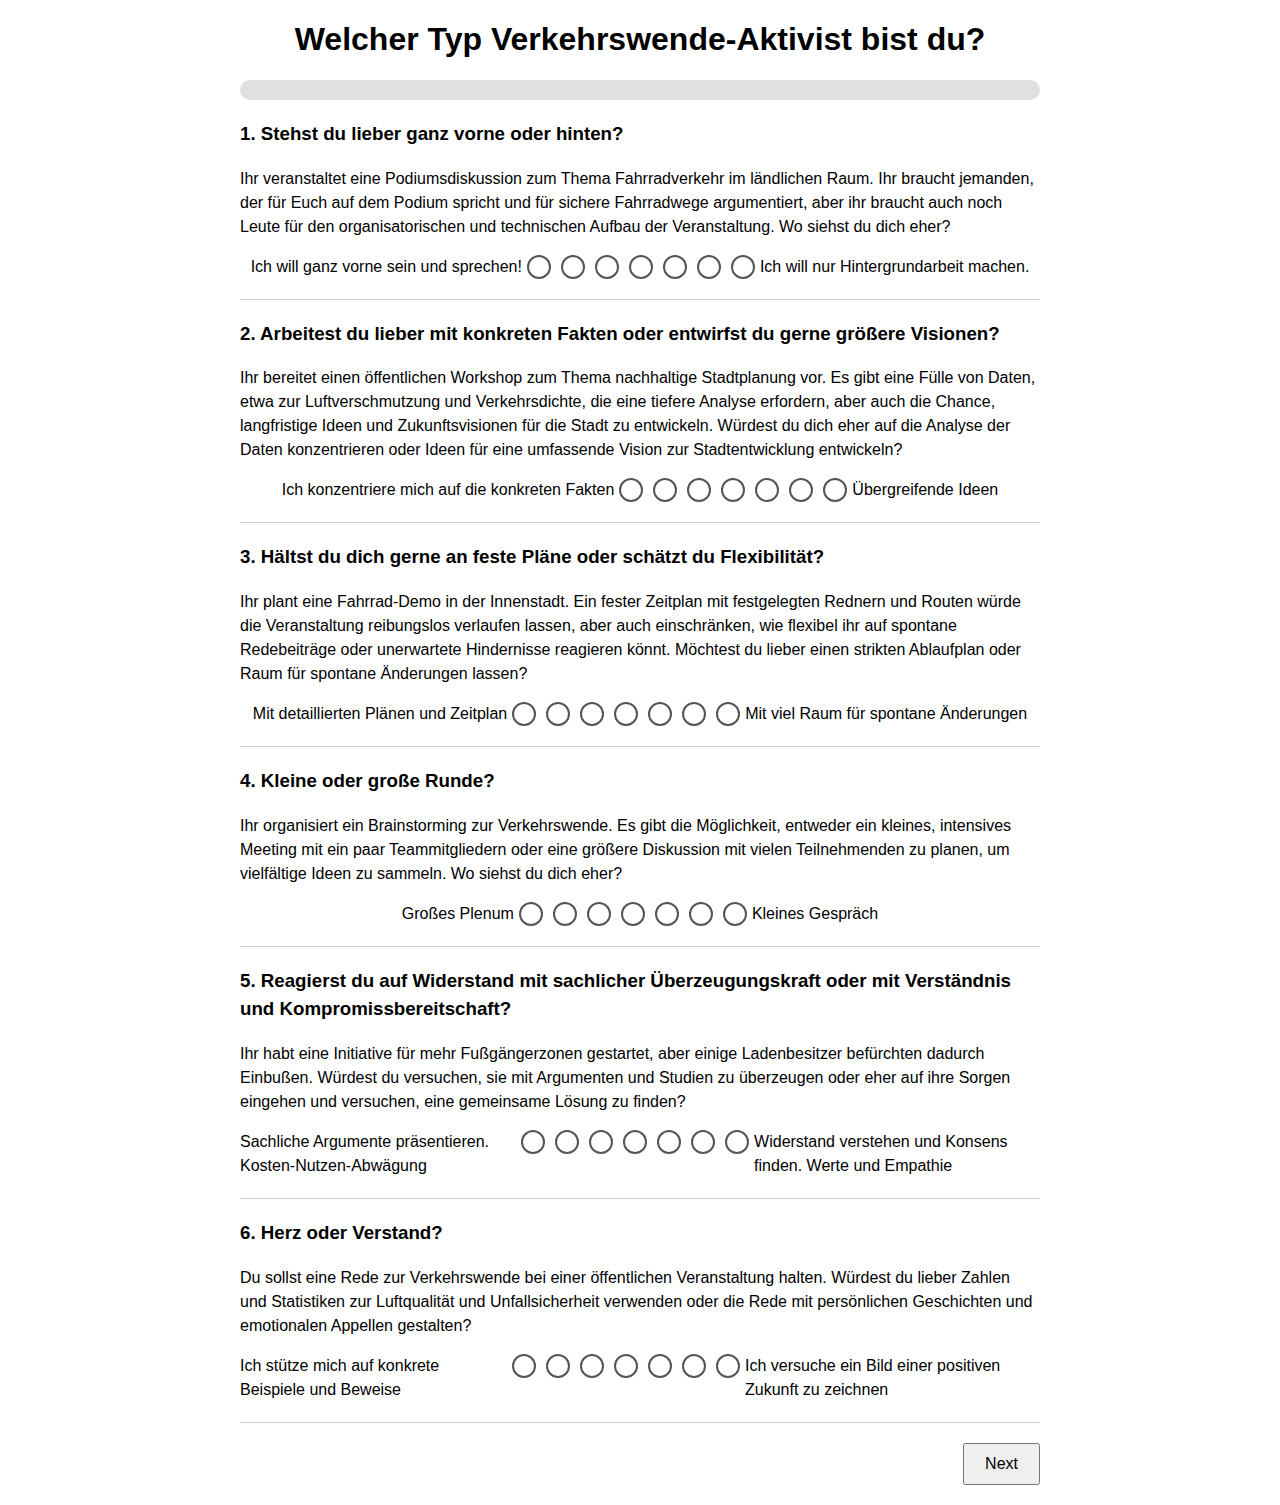
<file: index.html>
<!DOCTYPE html>
<html lang="en">
<head>
    <meta charset="UTF-8">
    <title>Verkehrswende-Aktiquiz</title>
    <link rel="stylesheet" href="styles.css">
</head>
<body>
    <h1>Welcher Typ Verkehrswende-Aktivist bist du?</h1>
    <div id="quiz-container"></div>
    <script src="script.js"></script>
</body>
</html>
</file>
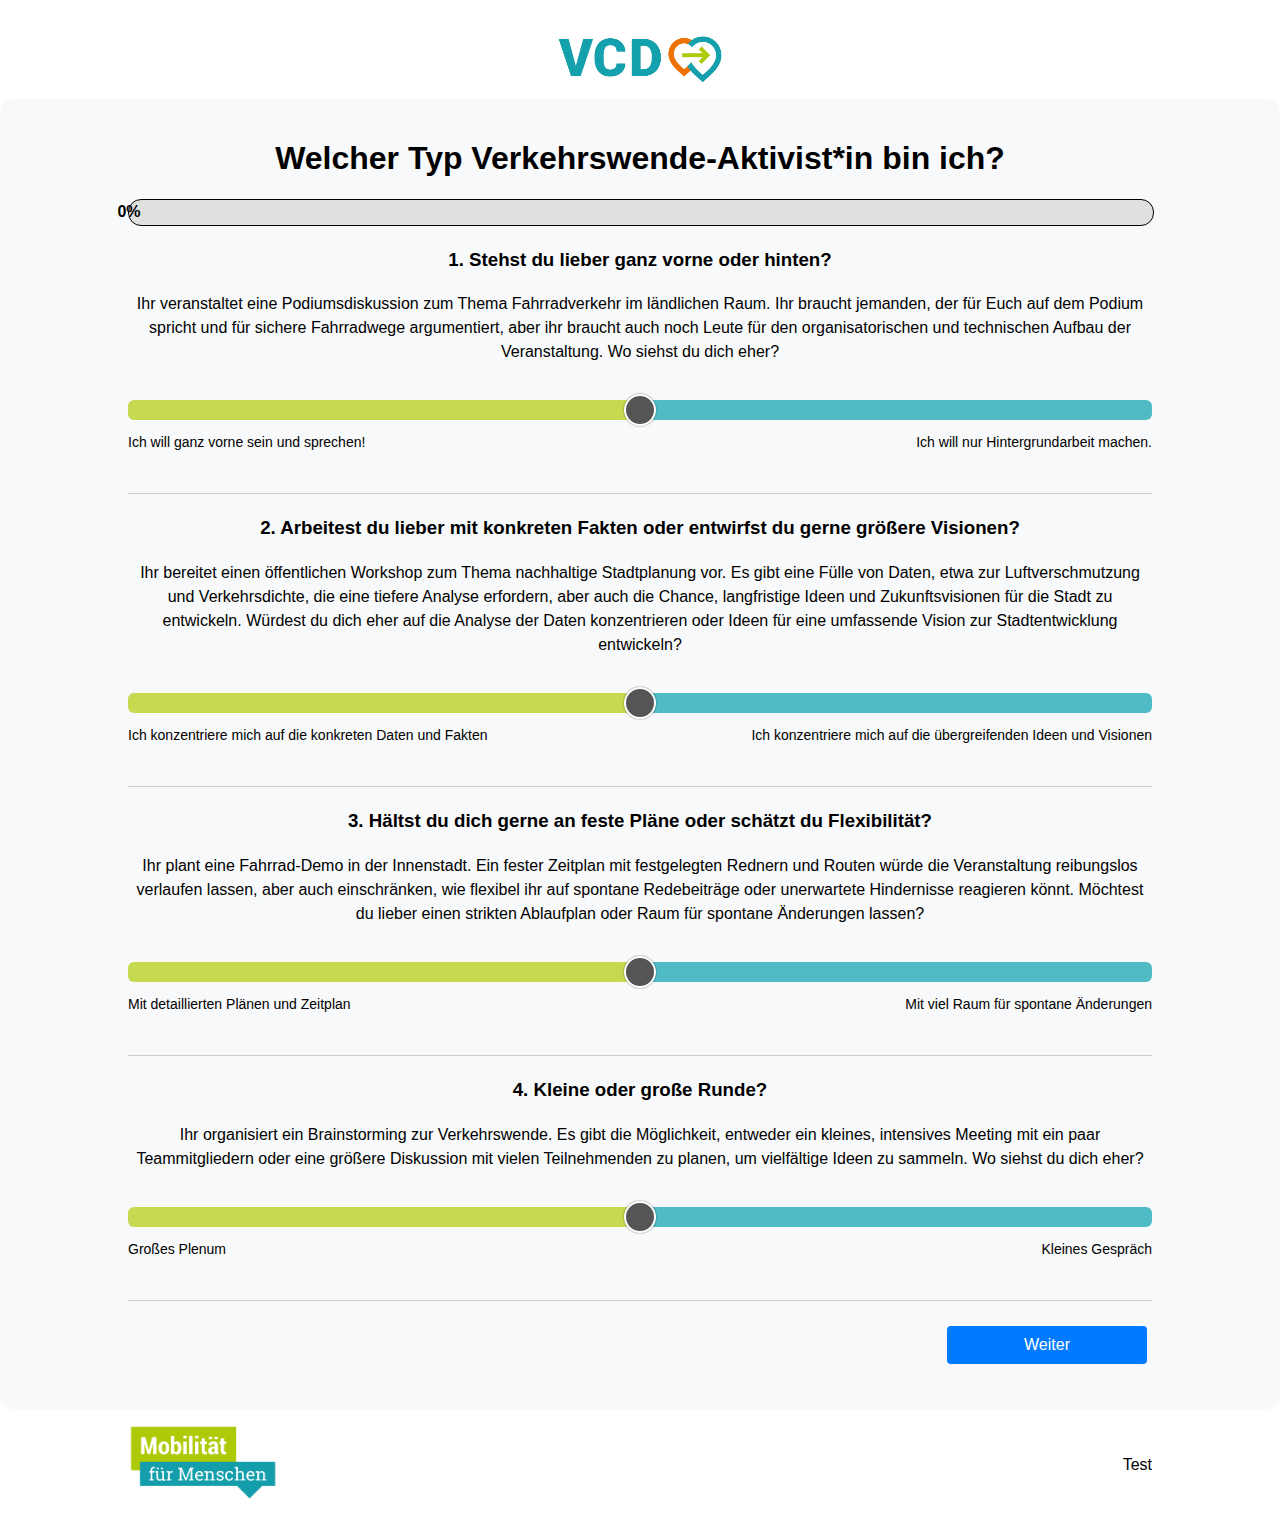
<file: site/index.html>
<!DOCTYPE html>
<html lang="en">
<head>
    <meta charset="UTF-8">
    <title>Verkehrswende Orientierungsquiz</title>
    <link rel="stylesheet" href="styles.css">
    <link rel="icon" type="image/png" href="images/favicon.png">
    <meta name="viewport" content="width=device-width, initial-scale=1.0">
    <!-- Matomo -->
    <script>
    var _paq = window._paq = window._paq || [];
    /* tracker methods like "setCustomDimension" should be called before "trackPageView" */
    _paq.push(['trackPageView']);
    _paq.push(['enableLinkTracking']);
    (function() {
        var u="//localhost:8085/";
        _paq.push(['setTrackerUrl', u+'matomo.php']);
        _paq.push(['setSiteId', '1']);
        var d=document, g=d.createElement('script'), s=d.getElementsByTagName('script')[0];
        g.async=true; g.src=u+'matomo.js'; s.parentNode.insertBefore(g,s);
    })();
    </script>
    <!-- End Matomo Code -->

</head>
<body>
    <div class="page">
        <header>
            <div class="header-container">
                <img src="images/logo-header.png" alt="VCD Logo" class="header-logo">
            </div>
        </header>
        <main>
            <h1>Welcher Typ Verkehrswende-Aktivist*in bin ich?</h1>

            <div class="quiz-container" id="quiz-container">
                <!-- Quiz content will be dynamically inserted here -->
            </div>
        </main>
        
        <footer>
            <div class="footer-left">
                <img src="images/logo-footer.png" alt="VCD Keyvisual: Mobilität für Menschen" class="footer-logo">
            </div>
            <div class="footer-right">
                Test
            </div> 
        </footer>
    </div>
    <script type="module" src="js/quiz/main.js"></script>
</body>
</html>
</file>
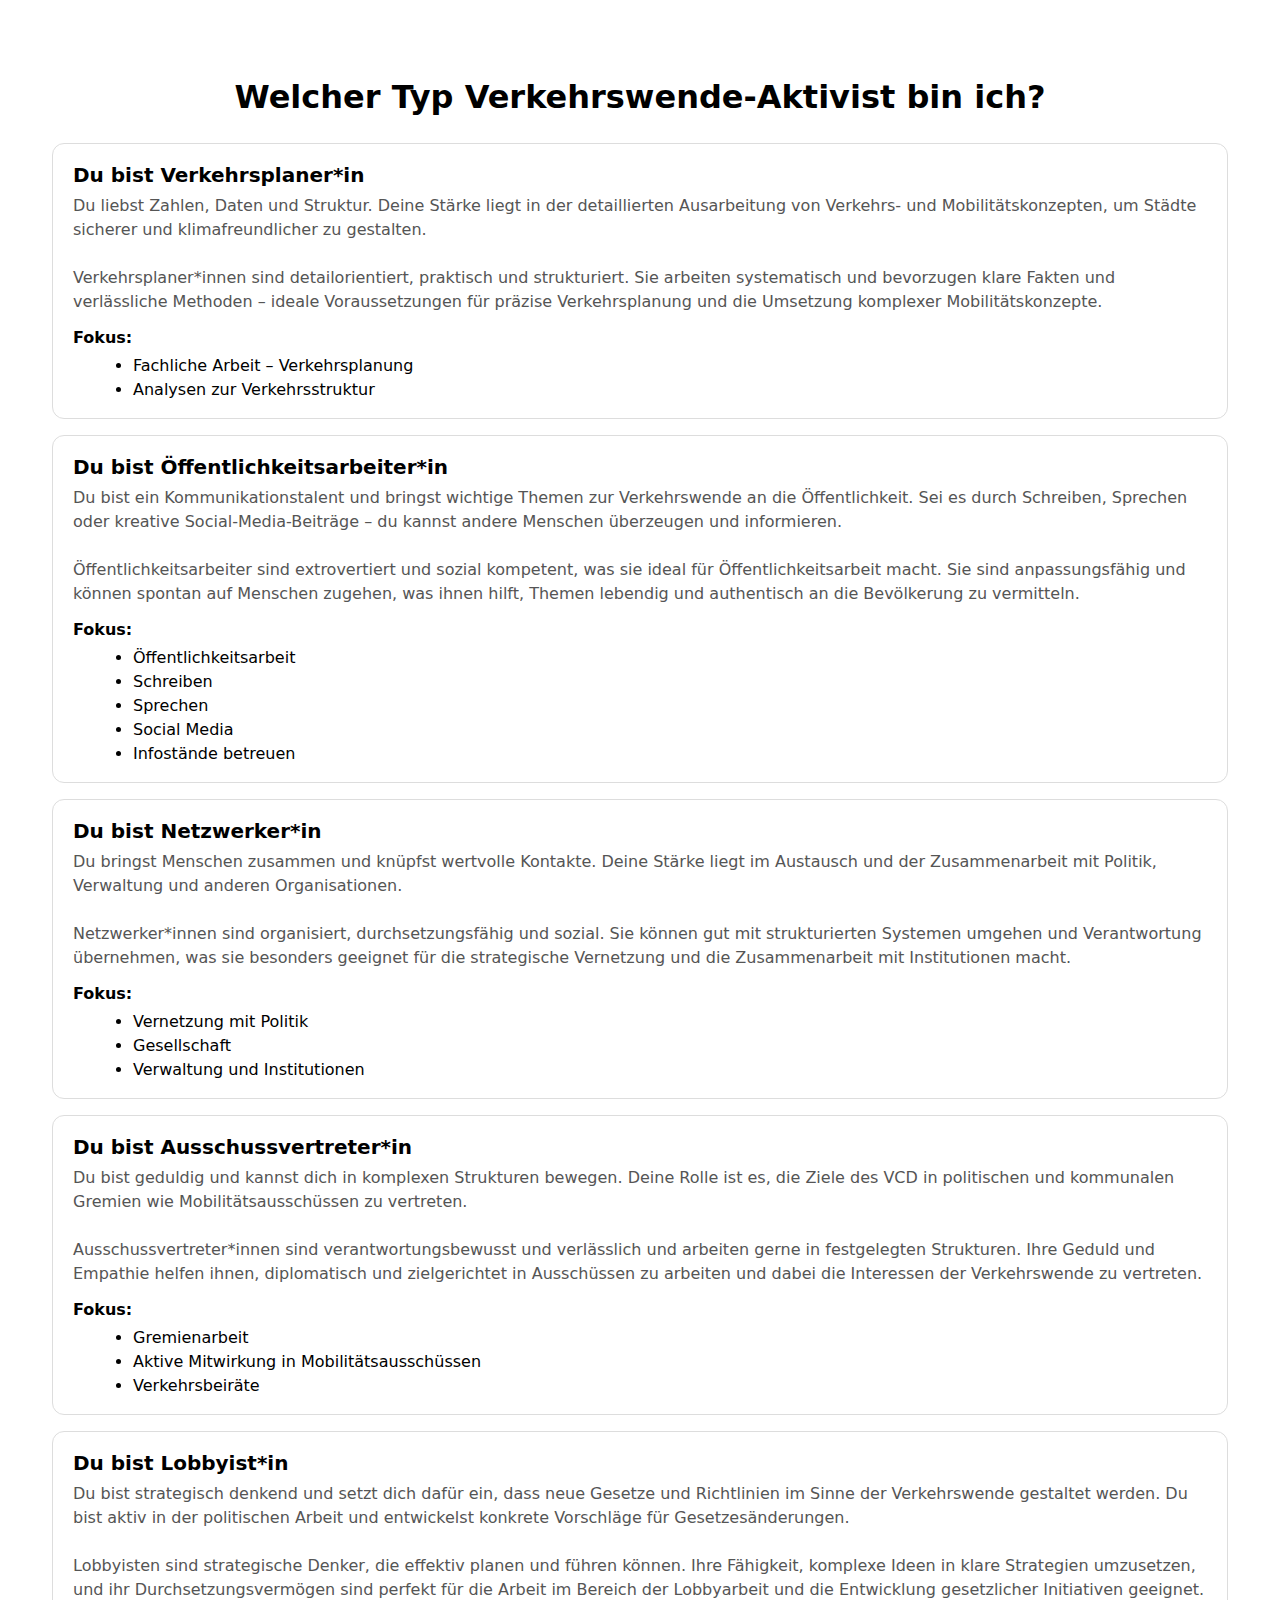
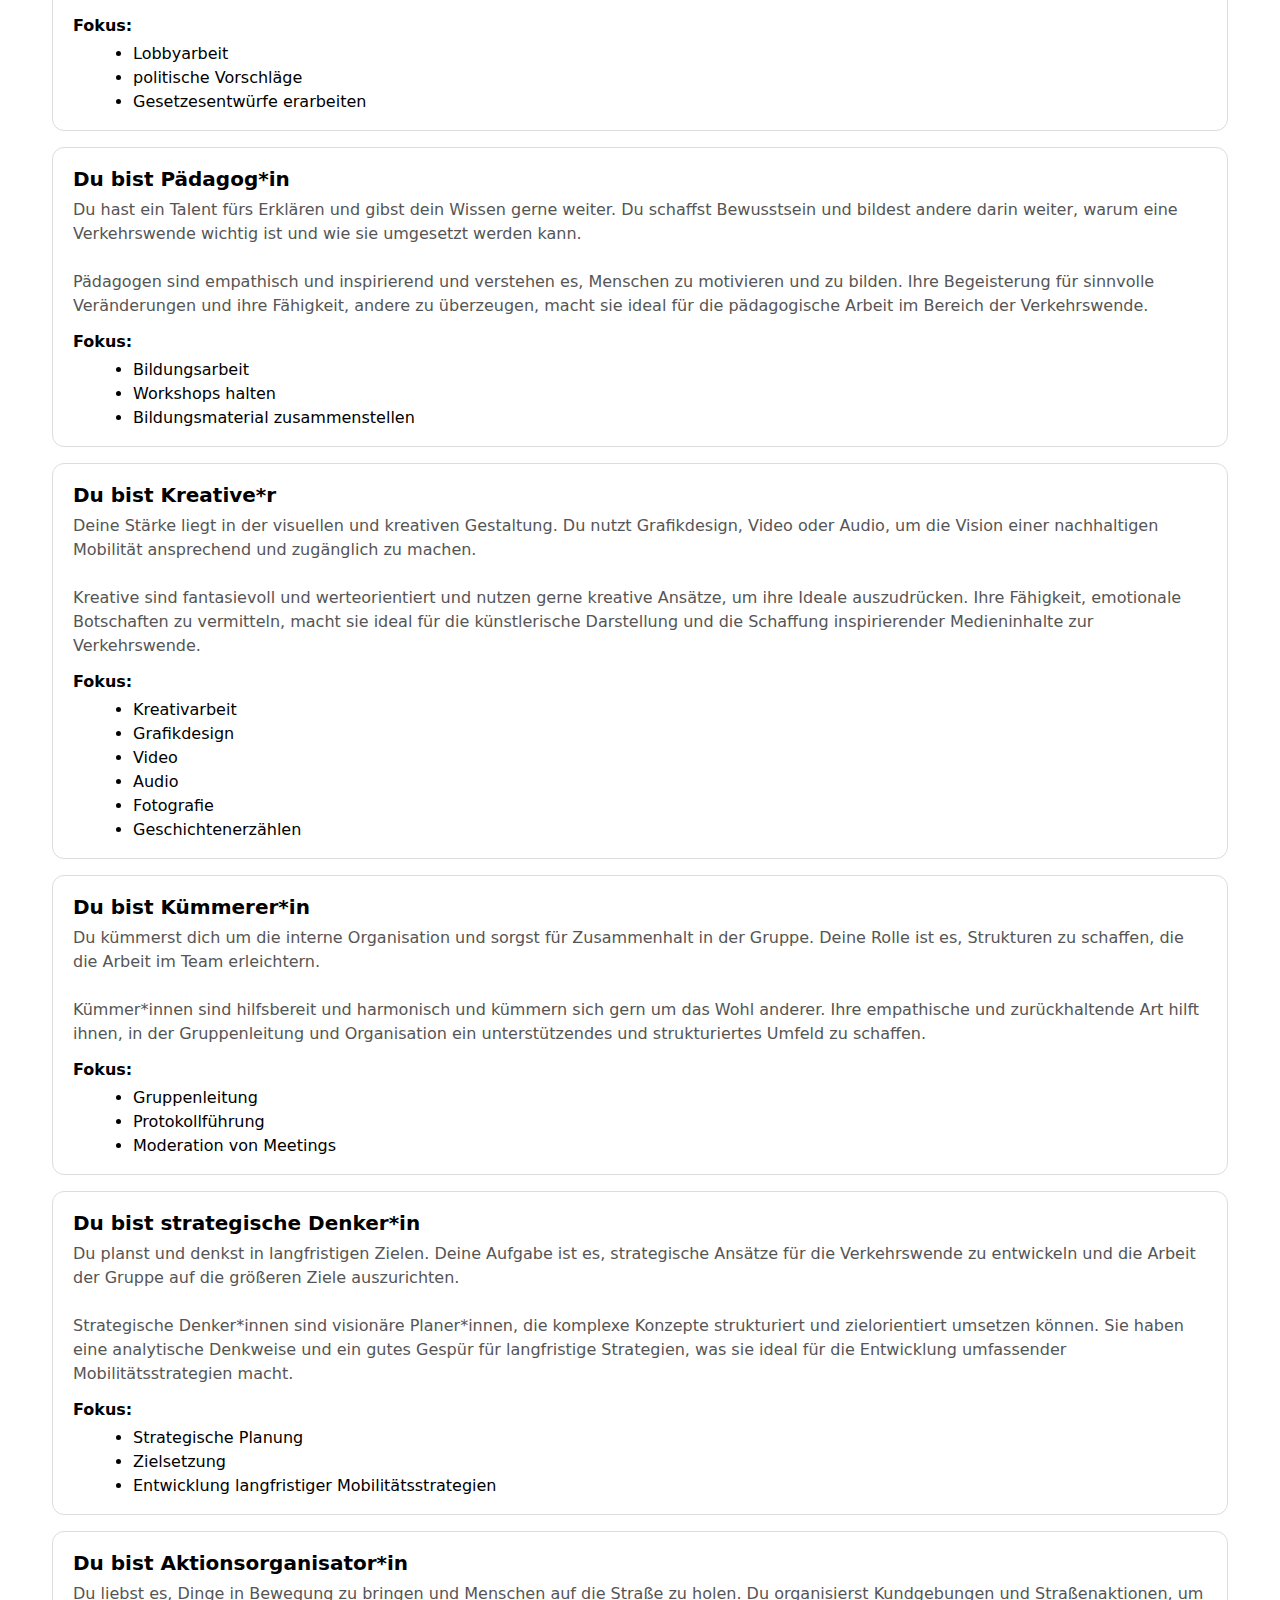
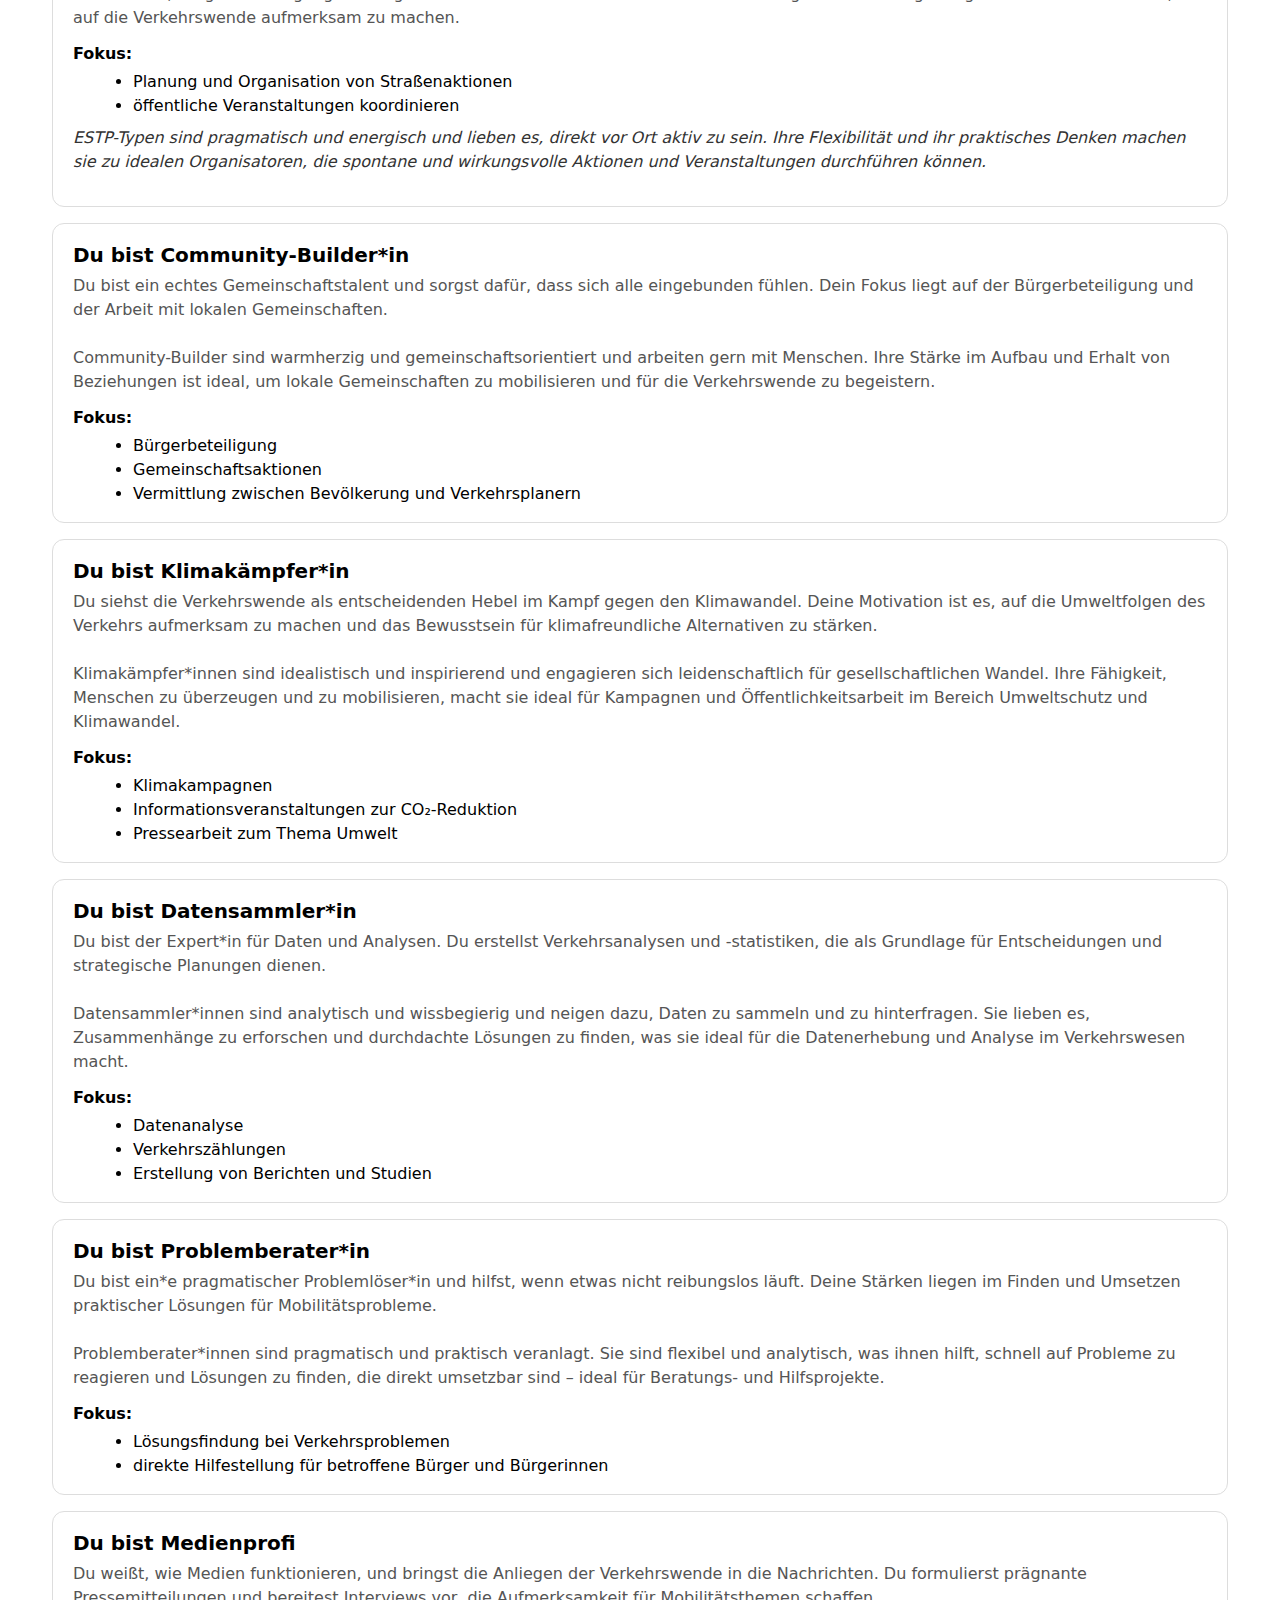
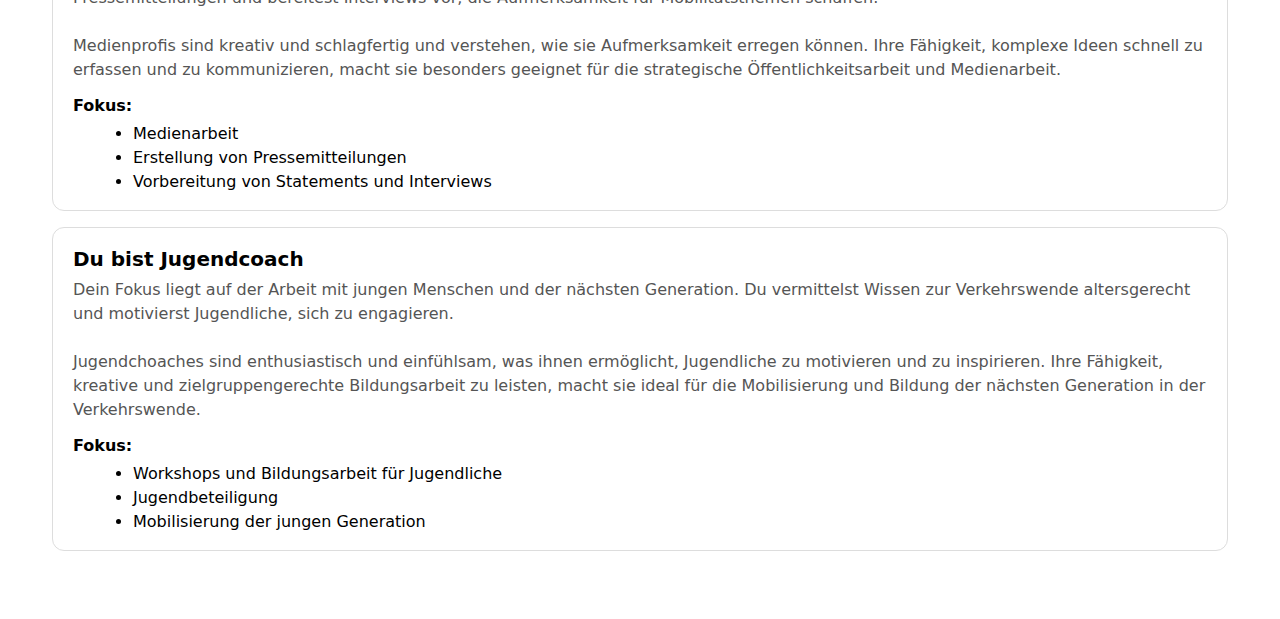
<file: ergebnis.html>
<!DOCTYPE html>
<html lang="en">
<head>
    <meta charset="UTF-8">
    <title>Verkehrswende-Aktiquiz</title>
    <link rel="stylesheet" href="styles.css">
    <meta name="viewport" content="width=device-width, initial-scale=1.0">
      <style>
    body { font-family: system-ui, -apple-system, Segoe UI, Roboto, Ubuntu, Cantarell, Noto Sans, Arial, sans-serif; line-height: 1.5; padding: 2rem; }
    .card { border: 1px solid #ddd; border-radius: 12px; padding: 1rem 1.25rem; margin: 0 0 1rem 0; }
    .title { font-size: 1.25rem; font-weight: 700; margin: 0 0 .25rem 0; }
    .subtitle { color: #555; margin: 0 0 .75rem 0; }
    .section-label { font-weight: 600; margin-top: .5rem; }
    ul { margin: .25rem 0 0 1.25rem; }
    .justification { margin-top: .5rem; color: #333; font-style: italic; }
  </style>
</head>
<body>
    <!--
    <header>
        <div class="header-container">
            <img src="images/logo-header.png" alt="Header Logo" class="header-logo">
            
        </div>
    </header>
    -->
    <h1>Welcher Typ Verkehrswende-Aktivist bin ich?</h1>

    <div id="ISTJ" class="card">
        <div class="title">Du bist Verkehrsplaner*in</div>
        <p class="subtitle">
            Du liebst Zahlen, Daten und Struktur.
            Deine Stärke liegt in der detaillierten Ausarbeitung von Verkehrs- und Mobilitätskonzepten,
            um Städte sicherer und klimafreundlicher zu gestalten.
            <br><br>
            Verkehrsplaner*innen sind detailorientiert, praktisch und strukturiert.
            Sie arbeiten systematisch und bevorzugen klare Fakten und verlässliche
            Methoden – ideale Voraussetzungen für präzise Verkehrsplanung und die Umsetzung komplexer Mobilitätskonzepte.
        </p>
        <div class="section-label">Fokus:</div>
        <ul>
            <li>Fachliche Arbeit – Verkehrsplanung</li>
            <li>Analysen zur Verkehrsstruktur</li>
        </ul>
    </div>

    <div id="ESFP" class="card">
        <div class="title">Du bist Öffentlichkeitsarbeiter*in</div>
        <p class="subtitle">
            Du bist ein Kommunikationstalent und bringst wichtige Themen zur
            Verkehrswende an die Öffentlichkeit. Sei es durch Schreiben, Sprechen
            oder kreative Social-Media-Beiträge – du kannst andere Menschen
            überzeugen und informieren.
            <br><br>
            Öffentlichkeitsarbeiter sind extrovertiert und sozial kompetent,
            was sie ideal für Öffentlichkeitsarbeit macht. Sie sind anpassungsfähig
            und können spontan auf Menschen zugehen, was ihnen hilft, Themen
            lebendig und authentisch an die Bevölkerung zu vermitteln.
        </p>
        <div class="section-label">Fokus:</div>
        <ul>
            <li>Öffentlichkeitsarbeit</li>
            <li>Schreiben</li>
            <li>Sprechen</li>
            <li>Social Media</li>
            <li>Infostände betreuen</li>
        </ul>
    </div>

    <div id="ESTJ" class="card">
        <div class="title"></i>Du bist Netzwerker*in</div>
        <i class="fa-solid fa-circle-nodes"></i>
        <p class="subtitle">
            Du bringst Menschen zusammen und knüpfst wertvolle Kontakte.
            Deine Stärke liegt im Austausch und der Zusammenarbeit mit Politik,
            Verwaltung und anderen Organisationen.
            <br><br>
            Netzwerker*innen sind organisiert, durchsetzungsfähig und sozial. Sie können
            gut mit strukturierten Systemen umgehen und Verantwortung übernehmen, was sie
            besonders geeignet für die strategische Vernetzung und die Zusammenarbeit mit Institutionen macht.
        </p>
        <div class="section-label">Fokus:</div>
        <ul>
            <li>Vernetzung mit Politik</li>
            <li>Gesellschaft</li>
            <li>Verwaltung und Institutionen</li>
        </ul>
    </div>

    <div id="ISFJ" class="card">
        <div class="title">Du bist Ausschussvertreter*in</div>
        <p class="subtitle">
            Du bist geduldig und kannst dich in komplexen Strukturen bewegen. Deine Rolle ist es,
            die Ziele des VCD in politischen und kommunalen Gremien wie Mobilitätsausschüssen
            zu vertreten.
            <br><br>
            Ausschussvertreter*innen sind verantwortungsbewusst und verlässlich und arbeiten
            gerne in festgelegten Strukturen. Ihre Geduld und Empathie helfen ihnen,
            diplomatisch und zielgerichtet in Ausschüssen zu arbeiten und dabei die
            Interessen der Verkehrswende zu vertreten.</p>
        <div class="section-label">Fokus:</div>
        <ul>
        <li>Gremienarbeit</li>
        <li>Aktive Mitwirkung in Mobilitätsausschüssen</li>
        <li>Verkehrsbeiräte</li>
        </ul>
    </div>

    <div id="ENTJ" class="card">
        <div class="title">Du bist Lobbyist*in</div>
        <p class="subtitle">
            Du bist strategisch denkend und setzt dich dafür ein, dass neue Gesetze und Richtlinien
            im Sinne der Verkehrswende gestaltet werden. Du bist aktiv in der politischen Arbeit
            und entwickelst konkrete Vorschläge für Gesetzesänderungen.
            <br><br>
            Lobbyisten sind strategische Denker, die effektiv planen und führen können. Ihre Fähigkeit,
            komplexe Ideen in klare Strategien umzusetzen, und ihr Durchsetzungsvermögen sind
            perfekt für die Arbeit im Bereich der Lobbyarbeit und die Entwicklung gesetzlicher Initiativen geeignet.
        </p>
        <div class="section-label">Fokus:</div>
        <ul>
        <li>Lobbyarbeit</li>
        <li>politische Vorschläge</li>
        <li>Gesetzesentwürfe erarbeiten</li>
        </ul>
    </div>

    <div id="ENFJ" class="card">
        <div class="title">Du bist Pädagog*in</div>
        <p class="subtitle">
            Du hast ein Talent fürs Erklären und gibst dein Wissen gerne weiter. Du schaffst
            Bewusstsein und bildest andere darin weiter, warum eine Verkehrswende wichtig ist
            und wie sie umgesetzt werden kann.
            <br><br>
            Pädagogen sind empathisch und inspirierend und verstehen es, Menschen zu motivieren
            und zu bilden. Ihre Begeisterung für sinnvolle Veränderungen und ihre Fähigkeit,
            andere zu überzeugen, macht sie ideal für die pädagogische Arbeit im Bereich der Verkehrswende.
        </p>
        <div class="section-label">Fokus:</div>
        <ul>
        <li>Bildungsarbeit</li>
        <li>Workshops halten</li>
        <li>Bildungsmaterial zusammenstellen</li>
        </ul>
    </div>

    <div id="INFP" class="card">
        <div class="title">Du bist Kreative*r</div>
        <p class="subtitle">
            Deine Stärke liegt in der visuellen und kreativen Gestaltung. Du nutzt Grafikdesign,
            Video oder Audio, um die Vision einer nachhaltigen Mobilität ansprechend und zugänglich
            zu machen.
            <br><br>
            Kreative sind fantasievoll und werteorientiert und nutzen gerne kreative Ansätze, um
            ihre Ideale auszudrücken. Ihre Fähigkeit, emotionale Botschaften zu vermitteln, macht
            sie ideal für die künstlerische Darstellung und die Schaffung inspirierender
            Medieninhalte zur Verkehrswende.
        </p>
        <div class="section-label">Fokus:</div>
        <ul>
            <li>Kreativarbeit</li>
            <li>Grafikdesign</li>
            <li>Video</li>
            <li>Audio</li>
            <li>Fotografie</li>
            <li>Geschichtenerzählen</li>
        </ul>
    </div>

    <div id="ISFP" class="card">
        <div class="title">Du bist Kümmerer*in</div>
        <i class="fa-solid fa-hand-holding-heart"></i>
        <p class="subtitle">
            Du kümmerst dich um die interne Organisation und sorgst für Zusammenhalt in der Gruppe. Deine
            Rolle ist es, Strukturen zu schaffen, die die Arbeit im Team erleichtern.
            <br><br>
            Kümmer*innen sind hilfsbereit und harmonisch und kümmern sich gern um das Wohl anderer.
            Ihre empathische und zurückhaltende Art hilft ihnen, in der Gruppenleitung und Organisation ein
            unterstützendes und strukturiertes Umfeld zu schaffen.
        </p>
        <div class="section-label">Fokus:</div>
        <ul>
        <li>Gruppenleitung</li>
        <li>Protokollführung</li>
        <li>Moderation von Meetings</li>
        </ul>
    </div>

    <div id="INTJ" class="card">
        <div class="title">Du bist strategische Denker*in</div>
        <p class="subtitle">
            Du planst und denkst in langfristigen Zielen. Deine Aufgabe ist es, strategische Ansätze
            für die Verkehrswende zu entwickeln und die Arbeit der Gruppe auf die größeren Ziele auszurichten.
            <br><br>
            Strategische Denker*innen sind visionäre Planer*innen, die komplexe Konzepte strukturiert und zielorientiert
            umsetzen können. Sie haben eine analytische Denkweise und ein gutes Gespür für langfristige
            Strategien, was sie ideal für die Entwicklung umfassender Mobilitätsstrategien macht.
        </p>
        <div class="section-label">Fokus:</div>
        <ul>
        <li>Strategische Planung</li>
        <li>Zielsetzung</li>
        <li>Entwicklung langfristiger Mobilitätsstrategien</li>
        </ul>
    </div>

    <div id="ESTP" class="card">
        <div class="title">Du bist Aktionsorganisator*in</div>
        <p class="subtitle">
            Du liebst es, Dinge in Bewegung zu bringen und Menschen auf die Straße zu holen. Du 
            organisierst Kundgebungen und Straßenaktionen, um auf die Verkehrswende aufmerksam zu 
            machen.
        </p>
        <div class="section-label">Fokus:</div>
        <ul>
        <li>Planung und Organisation von Straßenaktionen</li>
        <li>öffentliche Veranstaltungen koordinieren</li>
        </ul>
        <p class="justification">ESTP-Typen sind pragmatisch und energisch und lieben es, direkt vor Ort 
            aktiv zu sein. Ihre Flexibilität und ihr praktisches Denken machen sie zu idealen Organisatoren, 
            die spontane und wirkungsvolle Aktionen und Veranstaltungen durchführen können.</p>
    </div>

    <div id="ESFJ" class="card">
        <div class="title">Du bist Community-Builder*in</div>
        <i class="fa-solid fa-people-line"></i>
        <p class="subtitle">Du bist ein echtes Gemeinschaftstalent und sorgst dafür, dass sich alle eingebunden 
            fühlen. Dein Fokus liegt auf der Bürgerbeteiligung und der Arbeit mit lokalen Gemeinschaften.
            <br><br>
            Community-Builder sind warmherzig und gemeinschaftsorientiert und arbeiten gern mit Menschen.
            Ihre Stärke im Aufbau und Erhalt von Beziehungen ist ideal, um lokale Gemeinschaften zu
            mobilisieren und für die Verkehrswende zu begeistern.</p>
        <div class="section-label">Fokus:</div>
        <ul>
        <li>Bürgerbeteiligung</li>
        <li>Gemeinschaftsaktionen</li>
        <li>Vermittlung zwischen Bevölkerung und Verkehrsplanern</li>
        </ul>
    </div>

    <div id="INFJ" class="card">
        <div class="title">Du bist Klimakämpfer*in</div>
        <i class="fa-solid fa-cloud"></i>
        <p class="subtitle">
            Du siehst die Verkehrswende als entscheidenden Hebel im Kampf gegen den Klimawandel.
            Deine Motivation ist es, auf die Umweltfolgen des Verkehrs aufmerksam zu machen und das Bewusstsein für
            klimafreundliche Alternativen zu stärken.
            <br><br>
            Klimakämpfer*innen sind idealistisch und inspirierend und engagieren
            sich leidenschaftlich für gesellschaftlichen Wandel. Ihre Fähigkeit, Menschen zu überzeugen und zu
            mobilisieren, macht sie ideal für Kampagnen und Öffentlichkeitsarbeit im Bereich Umweltschutz und Klimawandel.
        </p>
        <div class="section-label">Fokus:</div>
        <ul>
        <li>Klimakampagnen</li>
        <li>Informationsveranstaltungen zur CO₂-Reduktion</li>
        <li>Pressearbeit zum Thema Umwelt</li>
        </ul>
    </div>

    <div id="INTP" class="card">
        <div class="title">Du bist Datensammler*in</div>
        <i class="fa-solid fa-computer"></i>
        <p class="subtitle">
            Du bist der Expert*in für Daten und Analysen. Du erstellst Verkehrsanalysen und -statistiken,
            die als Grundlage für Entscheidungen und strategische Planungen dienen.
            <br><br>
            Datensammler*innen sind analytisch und wissbegierig und neigen dazu, Daten zu sammeln und zu
            hinterfragen. Sie lieben es, Zusammenhänge zu erforschen und durchdachte Lösungen zu finden,
            was sie ideal für die Datenerhebung und Analyse im Verkehrswesen macht.
        </p>
        <div class="section-label">Fokus:</div>
        <ul>
        <li>Datenanalyse</li>
        <li>Verkehrszählungen</li>
        <li>Erstellung von Berichten und Studien</li>
        </ul>
    </div>

    <div id="ISTP" class="card">
        <div class="title">Du bist Problemberater*in</div>
        <p class="subtitle">
            Du bist ein*e pragmatischer Problemlöser*in und hilfst, wenn etwas nicht reibungslos läuft.
            Deine Stärken liegen im Finden und Umsetzen praktischer Lösungen für Mobilitätsprobleme.
            <br><br>
            Problemberater*innen sind pragmatisch und praktisch veranlagt. Sie sind flexibel und
            analytisch, was ihnen hilft, schnell auf Probleme zu reagieren und Lösungen
            zu finden, die direkt umsetzbar sind – ideal für Beratungs- und Hilfsprojekte.
        </p>
        <div class="section-label">Fokus:</div>
        <ul>
        <li>Lösungsfindung bei Verkehrsproblemen</li>
        <li>direkte Hilfestellung für betroffene Bürger und Bürgerinnen</li>
        </ul>
    </div>

    <div id="ENTP" class="card">
        <div class="title">Du bist Medienprofi</div>
        <p class="subtitle">
            Du weißt, wie Medien funktionieren, und bringst die Anliegen der Verkehrswende in die Nachrichten.
            Du formulierst prägnante Pressemitteilungen und bereitest Interviews vor, die Aufmerksamkeit für
            Mobilitätsthemen schaffen.
            <br><br>
            Medienprofis sind kreativ und schlagfertig und verstehen, wie sie Aufmerksamkeit erregen können.
            Ihre Fähigkeit, komplexe Ideen schnell zu erfassen und zu kommunizieren, macht sie besonders geeignet für die strategische Öffentlichkeitsarbeit und Medienarbeit.</p>
        <div class="section-label">Fokus:</div>
        <ul>
        <li>Medienarbeit</li>
        <li>Erstellung von Pressemitteilungen</li>
        <li>Vorbereitung von Statements und Interviews</li>
        </ul>
    </div>

    <div id="ENFP" class="card">
        <div class="title">Du bist Jugendcoach</div>
        <p class="subtitle">
            Dein Fokus liegt auf der Arbeit mit jungen Menschen und der nächsten Generation.
            Du vermittelst Wissen zur Verkehrswende altersgerecht und motivierst Jugendliche,
            sich zu engagieren.
            <br><br>
            Jugendchoaches sind enthusiastisch und einfühlsam, was ihnen ermöglicht, Jugendliche
            zu motivieren und zu inspirieren. Ihre Fähigkeit, kreative und zielgruppengerechte
            Bildungsarbeit zu leisten, macht sie ideal für die Mobilisierung und Bildung der
            nächsten Generation in der Verkehrswende.</p>
        <div class="section-label">Fokus:</div>
        <ul>
        <li>Workshops und Bildungsarbeit für Jugendliche</li>
        <li>Jugendbeteiligung</li>
        <li>Mobilisierung der jungen Generation</li>
        </ul>
    </div>

    <!--
    <footer>
        <div class="footer-container">
            <img src="images/logo-footer.png" alt="Footer Logo" class="footer-logo">
        </div>
    </footer>
    -->

    <script src="result.js"></script>
</body>
</html>
</file>
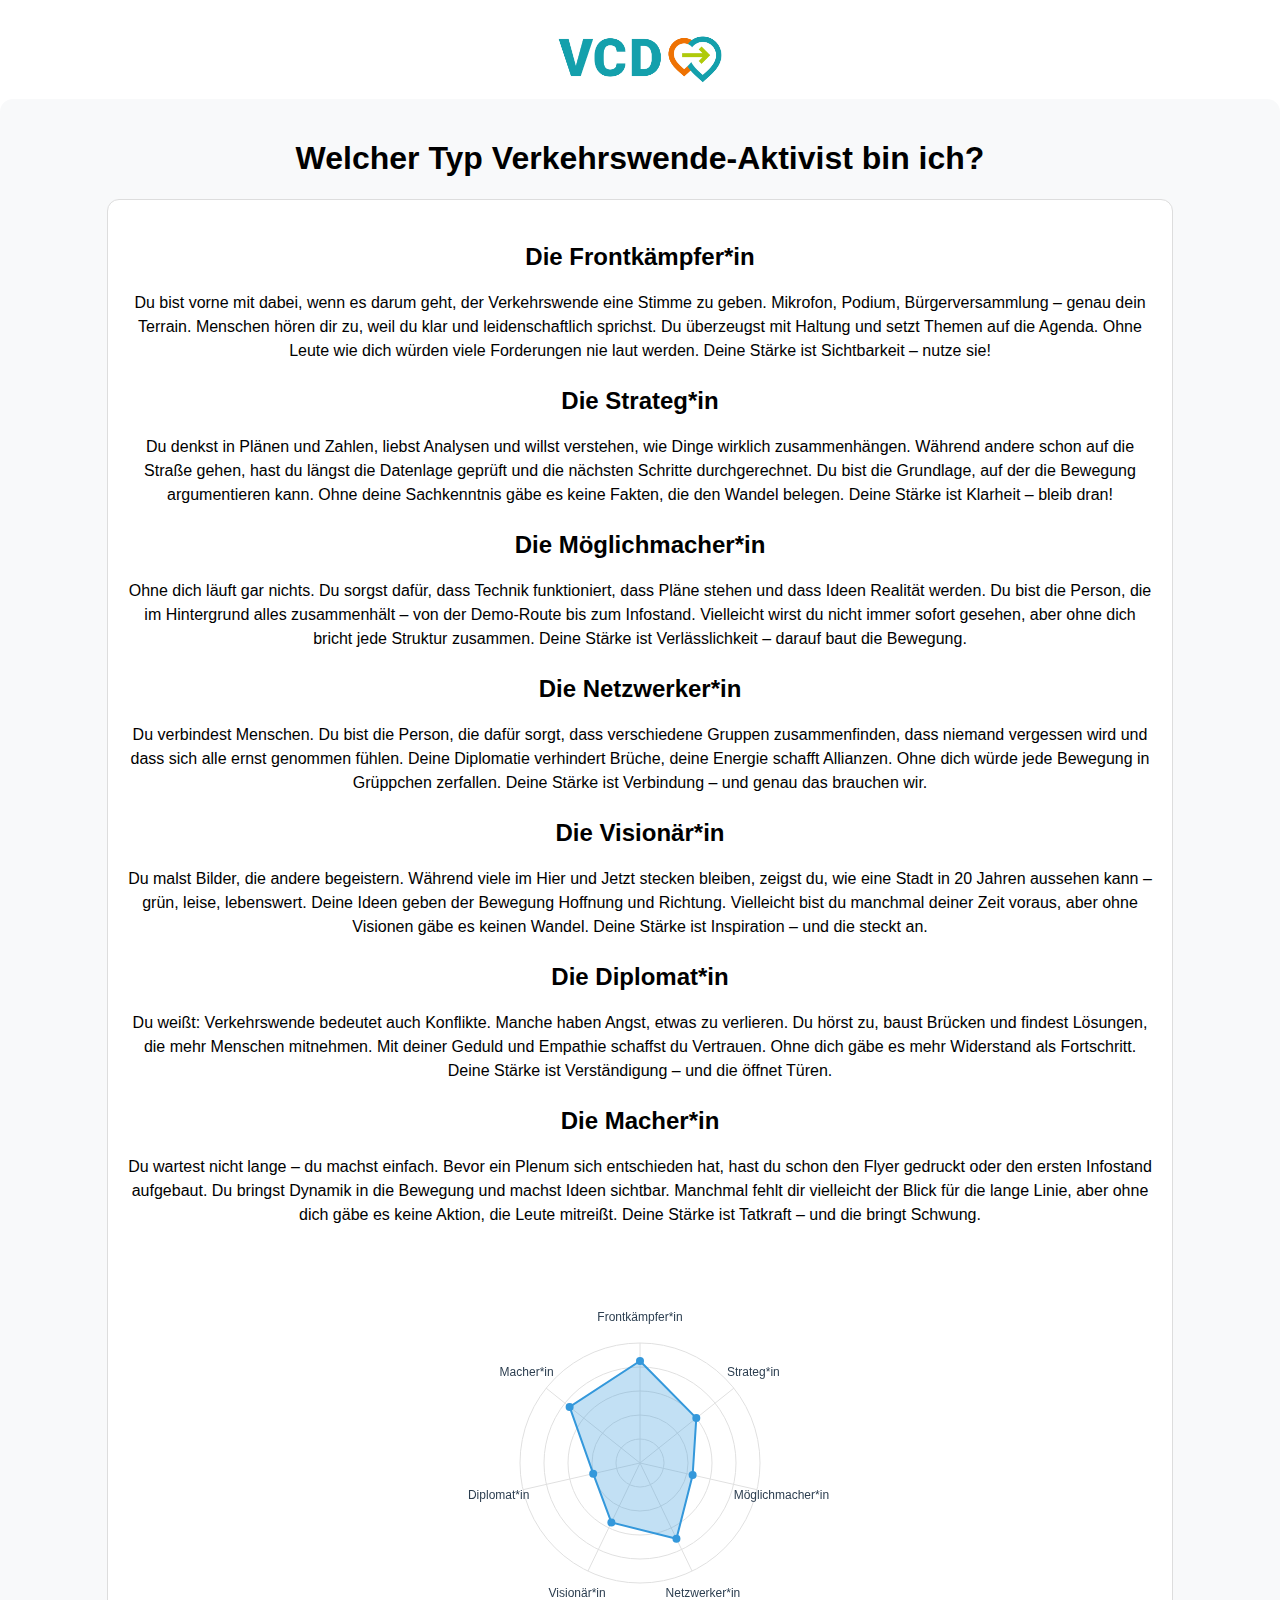
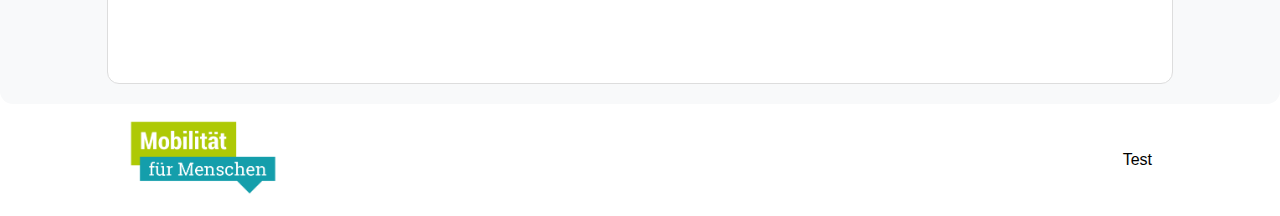
<file: site/ergebnis.html>
<!DOCTYPE html>
<html lang="en">
<head>
    <meta charset="UTF-8">
    <title>Verkehrswende Orientierungsquiz</title>
    <link rel="stylesheet" href="styles.css">
    <link rel="icon" type="image/png" href="images/favicon.png">
    <meta name="viewport" content="width=device-width, initial-scale=1.0">
</head>
<body>

    <header>
        <div class="header-container">
            <img src="images/logo-header.png" alt="VCD Logo" class="header-logo">
        </div>
    </header>

    <main>
        <h1>Welcher Typ Verkehrswende-Aktivist bin ich?</h1>

        <div class="quiz-container role-card">
            <div id="Fr" class="role">
                <h2>Die Frontkämpfer*in</h2>
                <p>
                    Du bist vorne mit dabei, wenn es darum geht, der Verkehrswende eine Stimme zu geben. Mikrofon, Podium, Bürgerversammlung – genau dein Terrain. Menschen hören dir zu, weil du klar und leidenschaftlich sprichst. Du überzeugst mit Haltung und setzt Themen auf die Agenda. Ohne Leute wie dich würden viele Forderungen nie laut werden. Deine Stärke ist Sichtbarkeit – nutze sie!
                </p>
            </div>

            <div id="St" class="role">
                <h2>Die Strateg*in</h2>
                <p>
                    Du denkst in Plänen und Zahlen, liebst Analysen und willst verstehen, wie Dinge wirklich zusammenhängen. Während andere schon auf die Straße gehen, hast du längst die Datenlage geprüft und die nächsten Schritte durchgerechnet. Du bist die Grundlage, auf der die Bewegung argumentieren kann. Ohne deine Sachkenntnis gäbe es keine Fakten, die den Wandel belegen. Deine Stärke ist Klarheit – bleib dran!
                </p>
            </div>
        
            <div id="Mo" class="role">
                <h2>Die Möglichmacher*in</h2>
                <p>
                    Ohne dich läuft gar nichts. Du sorgst dafür, dass Technik funktioniert, dass Pläne stehen und dass Ideen Realität werden. Du bist die Person, die im Hintergrund alles zusammenhält – von der Demo-Route bis zum Infostand. Vielleicht wirst du nicht immer sofort gesehen, aber ohne dich bricht jede Struktur zusammen. Deine Stärke ist Verlässlichkeit – darauf baut die Bewegung.
                </p>
            </div>

            <div id="Ne" class="role">
                <h2>Die Netzwerker*in</h2>
                <p>
                    Du verbindest Menschen. Du bist die Person, die dafür sorgt, dass verschiedene Gruppen zusammenfinden, dass niemand vergessen wird und dass sich alle ernst genommen fühlen. Deine Diplomatie verhindert Brüche, deine Energie schafft Allianzen. Ohne dich würde jede Bewegung in Grüppchen zerfallen. Deine Stärke ist Verbindung – und genau das brauchen wir.
                </p>
            </div>

            <div id="Vi" class="role">
                <h2>Die Visionär*in</h2>
                <p>
                    Du malst Bilder, die andere begeistern. Während viele im Hier und Jetzt stecken bleiben, zeigst du, wie eine Stadt in 20 Jahren aussehen kann – grün, leise, lebenswert. Deine Ideen geben der Bewegung Hoffnung und Richtung. Vielleicht bist du manchmal deiner Zeit voraus, aber ohne Visionen gäbe es keinen Wandel. Deine Stärke ist Inspiration – und die steckt an.
                </p>
            </div>

            <div id="Di" class="role">
                <h2>Die Diplomat*in</h2>
                <p>
                    Du weißt: Verkehrswende bedeutet auch Konflikte. Manche haben Angst, etwas zu verlieren. Du hörst zu, baust Brücken und findest Lösungen, die mehr Menschen mitnehmen. Mit deiner Geduld und Empathie schaffst du Vertrauen. Ohne dich gäbe es mehr Widerstand als Fortschritt. Deine Stärke ist Verständigung – und die öffnet Türen.
                </p>
            </div>

            <div id="Ma" class="role">
                <h2>Die Macher*in</h2>
                <p>
                    Du wartest nicht lange – du machst einfach. Bevor ein Plenum sich entschieden hat, hast du schon den Flyer gedruckt oder den ersten Infostand aufgebaut. Du bringst Dynamik in die Bewegung und machst Ideen sichtbar. Manchmal fehlt dir vielleicht der Blick für die lange Linie, aber ohne dich gäbe es keine Aktion, die Leute mitreißt. Deine Stärke ist Tatkraft – und die bringt Schwung.
                </p>
            </div>

            <!-- Radar Chart Container -->
            <div class="radar-chart-container">
                <div class="radar-chart-wrapper">
                    <canvas id="radarChart" width="400" height="400"></canvas>
                </div>
            </div>    
        </div>
    </main>

    <footer>
        <div class="footer-left">
            <img src="images/logo-footer.png" alt="VCD Keyvisual: Mobilität für Menschen" class="footer-logo">
        </div>
        <div class="footer-right">
            Test
        </div> 
    </footer>

    <script type="module" src="js/results/main.js"></script>
</body>
</html>
</file>
<file: styles.css>
/* styles.css */

:root {
    --radio-size: 20px; /* Adjust this value to change the size of the radio buttons */
}

body {
    font-family: Arial, sans-serif;
    margin: 20px;
}

h1 {
    text-align: center;
}

#quiz-container {
    max-width: 800px;
    margin: 0 auto;
}

/* Progress Bar */
.progress-bar {
    width: 100%;
    background-color: #e0e0df;
    border-radius: 13px;
    margin-bottom: 20px;
    height: 20px;
}

.progress {
    height: 100%;
    background-color: #76c7c0;
    width: 0%;
    border-radius: 13px;
    transition: width 0.5s;
}

/* Question Block */
.question-block {
    margin-bottom: 20px;
    border-bottom: 1px solid #ccc;
    padding-bottom: 10px;
}

/* Scale Buttons */
.scale {
    display: flex;
    justify-content: center;
    margin: 10px 0;
}

.scale label {
    margin: 0 5px;
    display: flex;
    flex-direction: column;
    align-items: center;
}

.scale-option {
    position: relative;
    margin: 0 5px;
}

.scale-option input[type="radio"] {
    opacity: 0;
    position: absolute;
    cursor: pointer;
}

.scale-option:hover .custom-radio {
    border-color: #000;
}

.scale-option input[type="radio"]:checked ~ .custom-radio::after {
    content: "";
    position: absolute;
    top: 50%;
    left: 50%;
    width: calc(var(--radio-size) * 0.5);
    height: calc(var(--radio-size) * 0.5);
    background-color: #555;
    border-radius: 50%;
    transform: translate(-50%, -50%);
}

.custom-radio {
    width: var(--radio-size);
    height: var(--radio-size);
    border-radius: 50%;
    background-color: #fff;
    border: 2px solid #555;
    display: inline-block;
    position: relative;
}

.scale input[type="radio"] {
    margin-bottom: 5px;
}

/* Pagination Buttons */
.pagination {
    display: flex;
    justify-content: space-between;
    margin-top: 20px;
}

.pagination button {
    padding: 10px 20px;
    font-size: 16px;
}

/* Adjustments for Mobile View */
@media (max-width: 600px) {
    .scale {
        flex-wrap: wrap;
    }

    .scale label {
        width: 30%;
        margin-bottom: 10px;
    }

    .pagination {
        flex-direction: column;
        align-items: center;
    }

    .pagination button {
        width: 100%;
        margin-bottom: 10px;
    }
}

/* Result Page Styles */
#quiz-container h2 {
    font-size: 24px;
    margin-bottom: 10px;
}

#quiz-container div {
    font-size: 16px;
    line-height: 1.5;
}
</file>
<file: site/styles.css>
:root {
    --radio-size: 20px; /* Adjust this value to change the size of the radio buttons */
}

html, body {
    font-family: Arial, sans-serif;
    text-align: center;
    padding: 10px 0;
    margin: 0;
    background-color: #ffffff;
    width: 100%;
    height: 100%;
}

.page {
    min-height: 5vh;
    display: flex;
    flex-direction: column;
}

main {
    background-color: #f8f9fa;
    flex: 1;
    border-radius: 13px;
    padding-top: 20px;
    padding-bottom: 20px;
}

footer {
    width: 80%;
    display: flex;
    justify-content: space-between;
    align-items: center;
    padding: 1rem 2rem;
    margin: 0 auto;
}

.footer-left {
    max-width: 45%;
}

.footer-right {
    max-width: 450%;
}

.quiz-container {
    width: 80%;
    margin-left: auto;
    margin-right: auto; /* center the container */
}

.role-card {
    border: 1px solid #ddd;
    border-radius: 12px;
    padding: 20px 20px;
    padding-bottom: 0px;
    margin: 0 auto;
    background-color: #ffffff;
}

/* ================================================ */
/* Progress Bar */
/* ================================================ */

.progress-bar {
    width: 100%;
    background-color: #e0e0df;
    border-radius: 13px;
    margin-bottom: 20px;
    height: 25px;
    border: 1px solid black;
}

.progress {
    height: 100%;
    background-color: #eb6502;
    width: 0%;
    border-radius: 13px;
    transition: width 0.5s;
    display: flex;
    justify-content: center;
    align-items: center;
    font-weight: bold;
}

/* ================================================ */
/* Question Block */
/* ================================================ */

.question-block {
    margin-bottom: 20px;
    border-bottom: 1px solid #ccc;
    padding-bottom: 10px;
}

/* ================================================ */
/* Scale Buttons */
/* ================================================ */

.scale {
    display: flex;
    justify-content: center;
    margin: 10px 0;
}

.scale label {
    margin: 0 5px;
    display: flex;
    flex-direction: column;
    align-items: center;
}

.scale-option {
    position: relative;
    margin: 0 5px;
}

.scale-option input[type="radio"] {
    opacity: 0;
    position: absolute;
    cursor: pointer;
}

.scale-option:hover .custom-radio {
    border-color: #000;
}

.scale-option input[type="radio"]:checked ~ .custom-radio::after {
    content: "";
    position: absolute;
    top: 50%;
    left: 50%;
    width: calc(var(--radio-size) * 0.5);
    height: calc(var(--radio-size) * 0.5);
    background-color: #555;
    border-radius: 50%;
    transform: translate(-50%, -50%);
}

.custom-radio {
    width: var(--radio-size);
    height: var(--radio-size);
    border-radius: 50%;
    background-color: #fff;
    border: 2px solid #555;
    display: inline-block;
    position: relative;
}

.scale input[type="radio"] {
    margin-bottom: 5px;
}

/* Pagination Buttons */
.btn {
    padding: 10px 20px;
    font-size: 16px;
    font-family: inherit;
    cursor: pointer;
    border: none;
    border-radius: 4px;
    margin: 5px;
    transition: background-color 0.3s ease, transform 0.2s ease;
    flex: 1 1 auto; /* Allow buttons to grow and shrink */
    max-width: 200px; /* Optional: Set a maximum width for buttons */
}

/* Primary Button Style */
.btn-next {
    background-color: #007BFF;
    color: #fff;
}

.btn-next:hover {
    background-color: #0056b3;
    transform: translateY(-2px);
}

/* Secondary Button Style */
.btn-previous {
    background-color: #6c757d;
    color: #fff;
}

.btn-previous:hover {
    background-color: #5a6268;
    transform: translateY(-2px);
}

/* Disabled Button Style */
.btn:disabled {
    background-color: #c0c0c0;
    cursor: not-allowed;
}

.pagination {
    display: flex;
    justify-content: space-between;
    align-items: center;
    margin: 20px 0;
}

.pagination button {
    padding: 10px 20px;
    font-size: 16px;
}

.spacer {
    flex: 1;
}


.quiz-container h2 {
    font-size: 24px;
    margin-bottom: 10px;
}

.quiz-container div {
    font-size: 16px;
    line-height: 1.5;
}

/* ================================================ */
/* Slider and Scales */
/* ================================================ */

.scale-labels {
    display: flex;
    justify-content: space-between;
    margin-top: 5px;
}

.scale-label {
    font-size: 14px;
}

.left-label {
    text-align: left;
}

.right-label {
    text-align: right;
}

/* Slider Container */
.slider-container {
    width: 100%;
    margin: 20px 0; /* Adjust margin as needed */
}

/* Slider */
.slider-container .slider {
    -webkit-appearance: none;
    width: 100%;
    height: 20px;
    border-radius: 6px;
    background: linear-gradient(to right, #76c7c0 0%, #76c7c0 var(--value), #ccc var(--value), #ccc 100%);
    outline: none;
    margin: 0;
    transition: background 0.3s ease-in-out;
}

/* Slider Thumb */
.slider-container .slider::-webkit-slider-thumb {
    -webkit-appearance: none;
    width: 32px;
    height: 32px;
    background: #555;
    border-radius: 50%;
    cursor: pointer;
    border: 2px solid #fff;
    box-shadow: 0 0 2px rgba(0,0,0,0.5);
}

.slider-container .slider::-moz-range-thumb {
    width: 32px;
    height: 32px;
    background: #555;
    border-radius: 50%;
    cursor: pointer;
    border: 2px solid #fff;
    box-shadow: 0 0 2px rgba(0,0,0,0.5);
}

/* Update Slider Background on Input */
.slider-container .slider {
    background: linear-gradient(to right, #c6d950 0%, #c6d950 var(--value), #4fbbc4 var(--value), #4fbbc4 100%);
}

/* Adjustments for Mobile View */
@media (max-width: 800px) {

    /* Slider Container */
    .slider-container {
        margin: 20px 0;
    }

    /* Slider */
    .slider {
        height: 32px; /* Increase the height of the slider track */
        border-radius: 12px;
    }

    /* Slider Thumb */
    .slider::-webkit-slider-thumb,
    .slider::-moz-range-thumb {
        width: 32px;  /* Increase the width of the thumb */
        height: 20px; /* Increase the height of the thumb */
    }

    /* Scale Labels */
    .scale-label {
        font-size: 16px; /* Increase font size for better readability */
    }

    .pagination {
        flex-direction: column;
        align-items: stretch;
    }

    .btn-next {
        order: -1; /* Move Next button to the top */
        margin-bottom: 10px;
    }

    .btn-previous,
    .btn-next {
        max-width: none; /* Allow buttons to take full width */
    }
}


.header-logo {
    max-width: 200px;
    height: auto;
}




.footer-logo {
    max-width: 150px;
    height: auto;
}

/* Radar Chart Styles */
.radar-chart-container {
    margin: 0 auto;
    padding: 20px;
    max-width: 100%;
    text-align: center;
}

.radar-chart-wrapper {
    display: flex;
    justify-content: center;
    align-items: center;
    margin: 0 auto;
}

#radarChart {
    max-width: 100%;
    height: auto;
}

/* Responsive Design */
@media (max-width: 768px) {
    .radar-chart-container {
        margin: 1rem;
        padding: 1rem;
    }
    
    .radar-chart-container h3 {
        font-size: 1.25rem;
    }
    
    #radarChart {
        width: 300px;
        height: 300px;
    }
}
</file>
